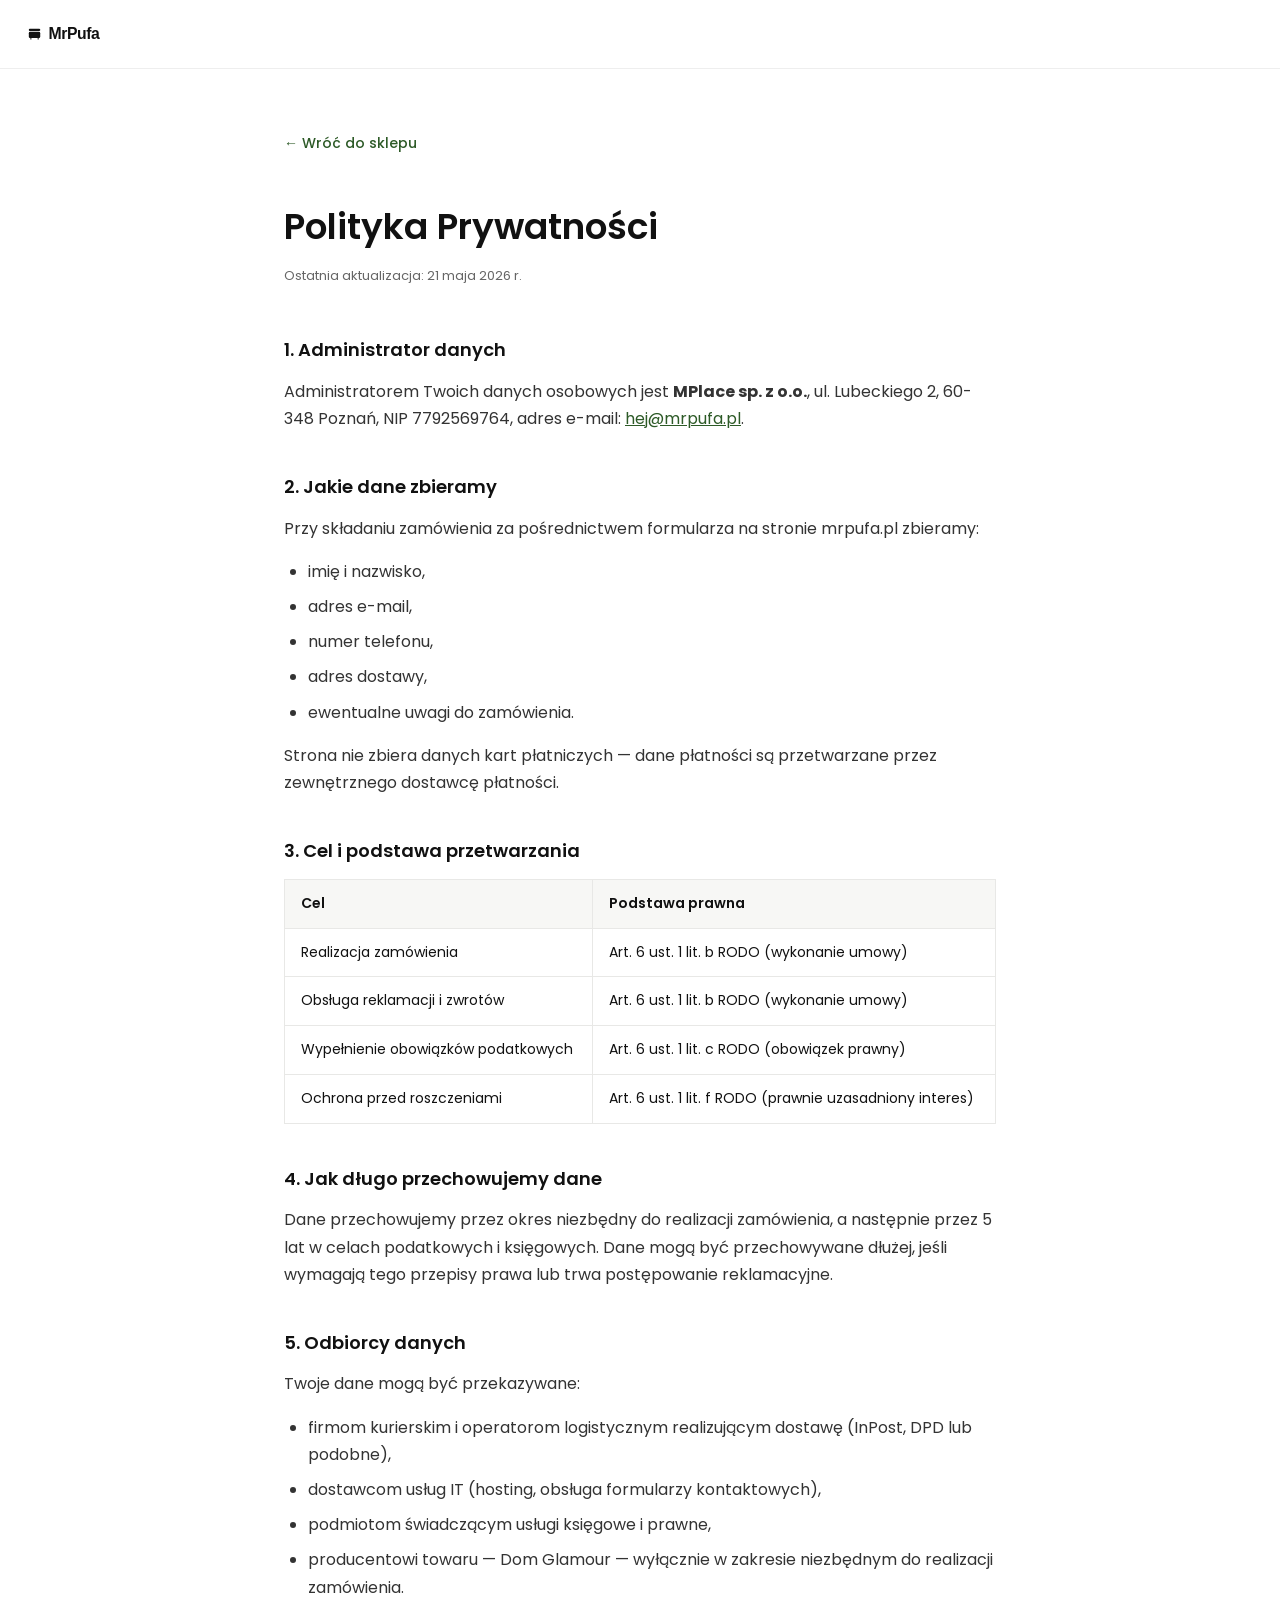
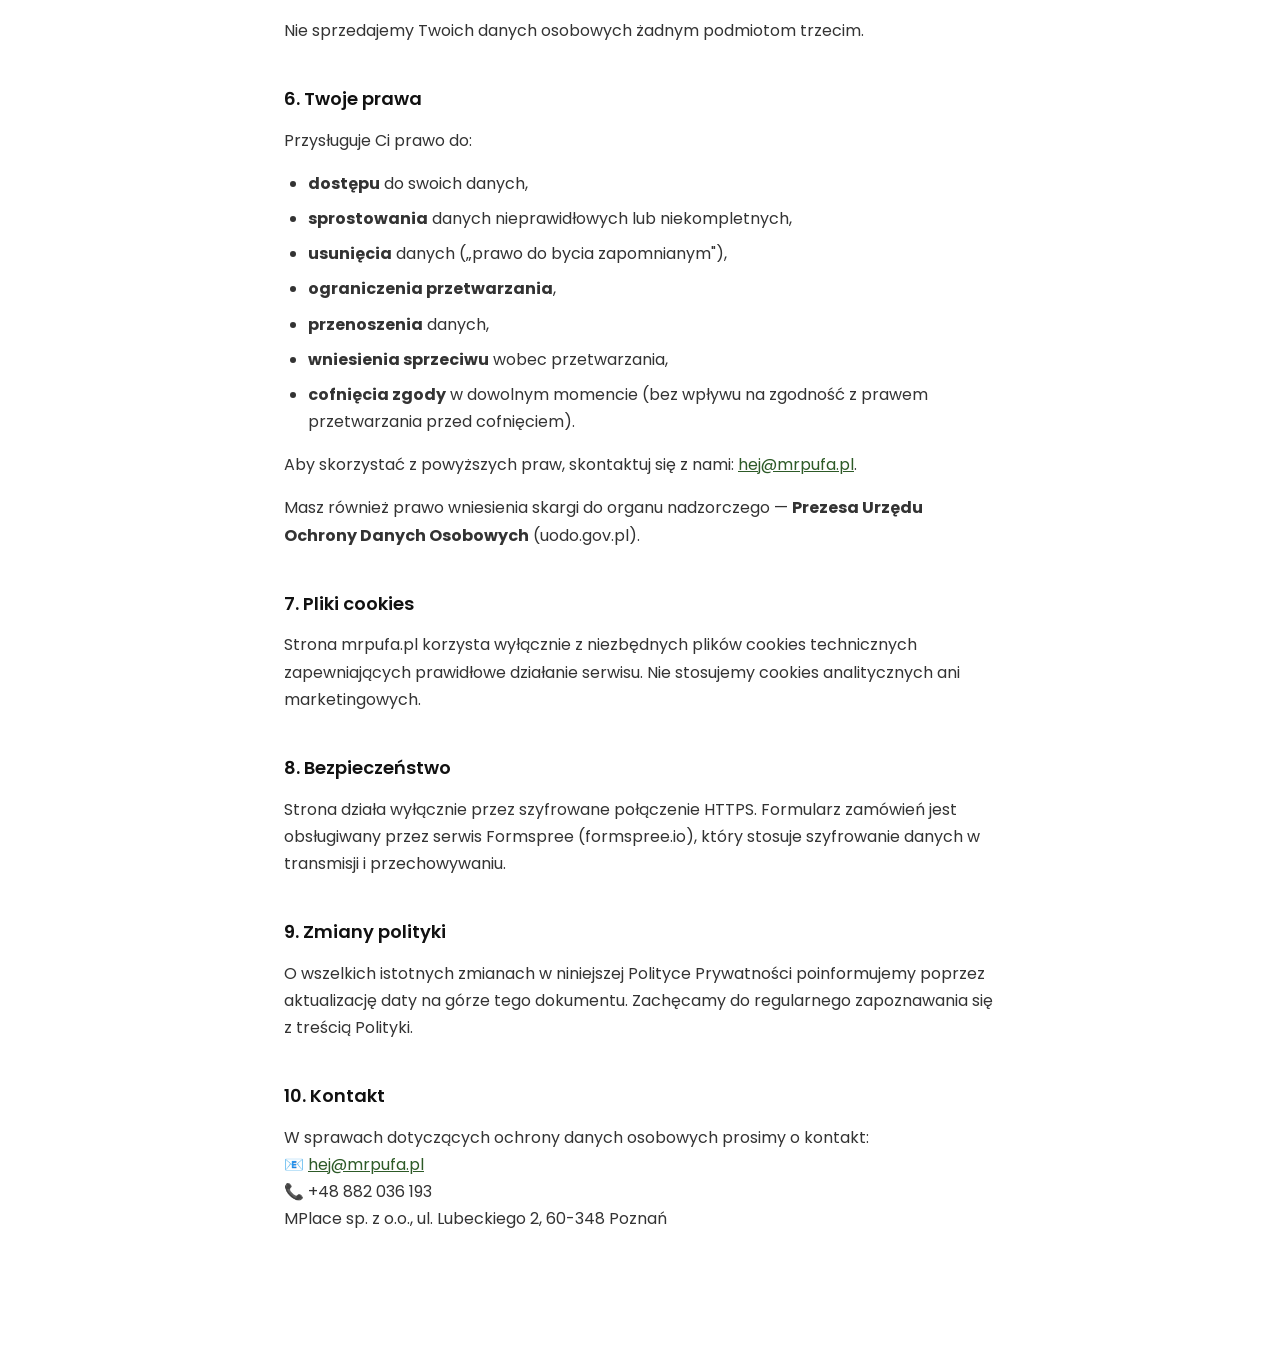
<file: polityka-prywatnosci.html>
<!DOCTYPE html>
<html lang="pl">
<head>
<meta charset="UTF-8" />
<meta name="viewport" content="width=device-width, initial-scale=1.0" />
<title>Polityka Prywatności — MrPufa.pl</title>
<meta name="robots" content="noindex" />
<link rel="icon" type="image/x-icon" href="/grafiki/favicon.ico" />
<link rel="preconnect" href="https://fonts.googleapis.com" />
<link rel="preconnect" href="https://fonts.gstatic.com" crossorigin />
<link href="https://fonts.googleapis.com/css2?family=Poppins:wght@400;500;600&display=swap" rel="stylesheet" />
<style>
  *, *::before, *::after { box-sizing: border-box; margin: 0; padding: 0; }
  body { font-family: 'Poppins', sans-serif; font-size: 16px; line-height: 1.7; color: #111; background: #fff; }
  .wrap { max-width: 760px; margin: 0 auto; padding: 60px 24px 100px; }
  header { padding: 20px 24px; border-bottom: 1px solid #eee; }
  header a { font-family: 'Poppins', sans-serif; font-weight: 700; font-size: 18px; color: #111; text-decoration: none; display: flex; align-items: center; gap: 8px; }
  header img { height: 28px; }
  h1 { font-size: clamp(24px, 4vw, 36px); font-weight: 600; margin-bottom: 8px; }
  .updated { font-size: 13px; color: #666; margin-bottom: 48px; }
  h2 { font-size: 18px; font-weight: 600; margin: 40px 0 12px; }
  p { margin-bottom: 16px; color: #333; }
  ul { margin: 0 0 16px 24px; color: #333; }
  ul li { margin-bottom: 8px; }
  a { color: #2d5a27; }
  table { width: 100%; border-collapse: collapse; margin-bottom: 24px; font-size: 14px; }
  th, td { padding: 12px 16px; text-align: left; border: 1px solid #e8e8e6; }
  th { background: #f7f7f5; font-weight: 600; }
  .back { display: inline-flex; align-items: center; gap: 8px; color: #2d5a27; text-decoration: none; font-weight: 500; font-size: 14px; margin-bottom: 40px; }
  .back:hover { text-decoration: underline; }
</style>
</head>
<body>

<header>
  <a href="/"><img src="/grafiki/logo.svg" alt="MrPufa" /></a>
</header>

<div class="wrap">
  <a href="/" class="back">← Wróć do sklepu</a>
  <h1>Polityka Prywatności</h1>
  <p class="updated">Ostatnia aktualizacja: 21 maja 2026 r.</p>

  <h2>1. Administrator danych</h2>
  <p>Administratorem Twoich danych osobowych jest <strong>MPlace sp. z o.o.</strong>, ul. Lubeckiego 2, 60-348 Poznań, NIP 7792569764, adres e-mail: <a href="mailto:hej@mrpufa.pl">hej@mrpufa.pl</a>.</p>

  <h2>2. Jakie dane zbieramy</h2>
  <p>Przy składaniu zamówienia za pośrednictwem formularza na stronie mrpufa.pl zbieramy:</p>
  <ul>
    <li>imię i nazwisko,</li>
    <li>adres e-mail,</li>
    <li>numer telefonu,</li>
    <li>adres dostawy,</li>
    <li>ewentualne uwagi do zamówienia.</li>
  </ul>
  <p>Strona nie zbiera danych kart płatniczych — dane płatności są przetwarzane przez zewnętrznego dostawcę płatności.</p>

  <h2>3. Cel i podstawa przetwarzania</h2>
  <table>
    <thead>
      <tr><th>Cel</th><th>Podstawa prawna</th></tr>
    </thead>
    <tbody>
      <tr><td>Realizacja zamówienia</td><td>Art. 6 ust. 1 lit. b RODO (wykonanie umowy)</td></tr>
      <tr><td>Obsługa reklamacji i zwrotów</td><td>Art. 6 ust. 1 lit. b RODO (wykonanie umowy)</td></tr>
      <tr><td>Wypełnienie obowiązków podatkowych</td><td>Art. 6 ust. 1 lit. c RODO (obowiązek prawny)</td></tr>
      <tr><td>Ochrona przed roszczeniami</td><td>Art. 6 ust. 1 lit. f RODO (prawnie uzasadniony interes)</td></tr>
    </tbody>
  </table>

  <h2>4. Jak długo przechowujemy dane</h2>
  <p>Dane przechowujemy przez okres niezbędny do realizacji zamówienia, a następnie przez 5 lat w celach podatkowych i księgowych. Dane mogą być przechowywane dłużej, jeśli wymagają tego przepisy prawa lub trwa postępowanie reklamacyjne.</p>

  <h2>5. Odbiorcy danych</h2>
  <p>Twoje dane mogą być przekazywane:</p>
  <ul>
    <li>firmom kurierskim i operatorom logistycznym realizującym dostawę (InPost, DPD lub podobne),</li>
    <li>dostawcom usług IT (hosting, obsługa formularzy kontaktowych),</li>
    <li>podmiotom świadczącym usługi księgowe i prawne,</li>
    <li>producentowi towaru — Dom Glamour — wyłącznie w zakresie niezbędnym do realizacji zamówienia.</li>
  </ul>
  <p>Nie sprzedajemy Twoich danych osobowych żadnym podmiotom trzecim.</p>

  <h2>6. Twoje prawa</h2>
  <p>Przysługuje Ci prawo do:</p>
  <ul>
    <li><strong>dostępu</strong> do swoich danych,</li>
    <li><strong>sprostowania</strong> danych nieprawidłowych lub niekompletnych,</li>
    <li><strong>usunięcia</strong> danych („prawo do bycia zapomnianym"),</li>
    <li><strong>ograniczenia przetwarzania</strong>,</li>
    <li><strong>przenoszenia</strong> danych,</li>
    <li><strong>wniesienia sprzeciwu</strong> wobec przetwarzania,</li>
    <li><strong>cofnięcia zgody</strong> w dowolnym momencie (bez wpływu na zgodność z prawem przetwarzania przed cofnięciem).</li>
  </ul>
  <p>Aby skorzystać z powyższych praw, skontaktuj się z nami: <a href="mailto:hej@mrpufa.pl">hej@mrpufa.pl</a>.</p>
  <p>Masz również prawo wniesienia skargi do organu nadzorczego — <strong>Prezesa Urzędu Ochrony Danych Osobowych</strong> (uodo.gov.pl).</p>

  <h2>7. Pliki cookies</h2>
  <p>Strona mrpufa.pl korzysta wyłącznie z niezbędnych plików cookies technicznych zapewniających prawidłowe działanie serwisu. Nie stosujemy cookies analitycznych ani marketingowych.</p>

  <h2>8. Bezpieczeństwo</h2>
  <p>Strona działa wyłącznie przez szyfrowane połączenie HTTPS. Formularz zamówień jest obsługiwany przez serwis Formspree (formspree.io), który stosuje szyfrowanie danych w transmisji i przechowywaniu.</p>

  <h2>9. Zmiany polityki</h2>
  <p>O wszelkich istotnych zmianach w niniejszej Polityce Prywatności poinformujemy poprzez aktualizację daty na górze tego dokumentu. Zachęcamy do regularnego zapoznawania się z treścią Polityki.</p>

  <h2>10. Kontakt</h2>
  <p>W sprawach dotyczących ochrony danych osobowych prosimy o kontakt:<br />
  📧 <a href="mailto:hej@mrpufa.pl">hej@mrpufa.pl</a><br />
  📞 +48 882 036 193<br />
  MPlace sp. z o.o., ul. Lubeckiego 2, 60-348 Poznań</p>
</div>

</body>
</html>
</file>
